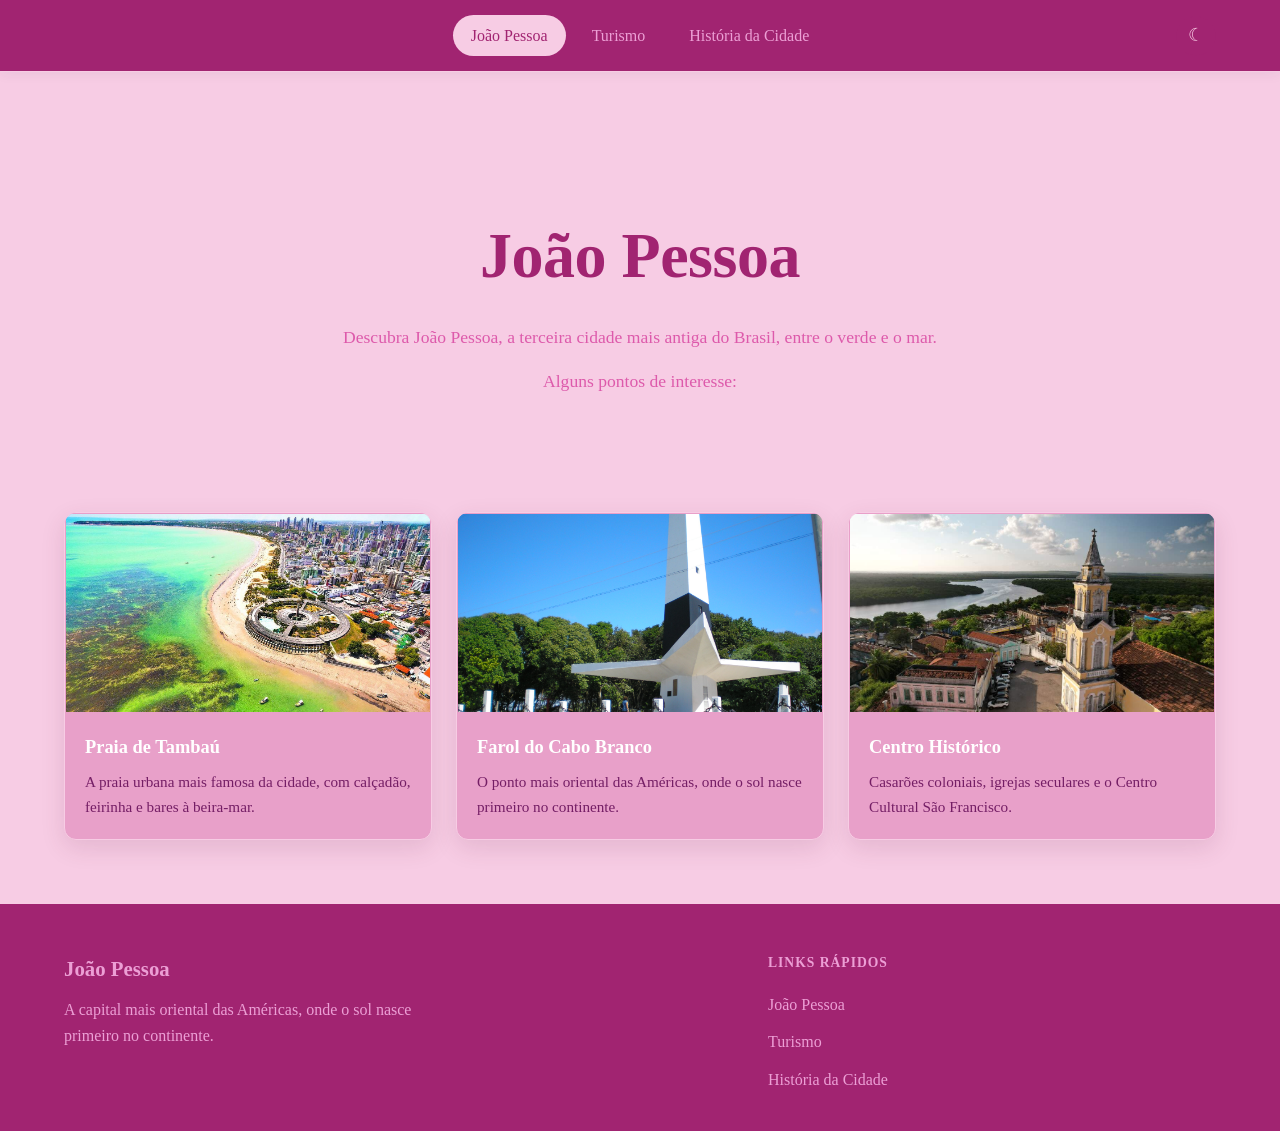
<file: index.html>
<!doctype html>

<html lang="pt-BR">

<head>

  <meta charset="UTF-8">

  <meta name="viewport" content="width=device-width, initial-scale=1.0">

  <title>João Pessoa</title>

  <link rel="stylesheet" href="style.css">

</head>

<body>

<div class="app-shell">

  <header class="header">

    <div class="header__container">

      <nav class="header__nav">

          <a href="index.html" class="header__link header__link--active" aria-current="page">João Pessoa</a>

          <a href="turismo.html" class="header__link">Turismo</a>

          <a href="historia.html" class="header__link">História da Cidade</a>

      </nav>

      <button id="theme-toggle" type="button">

            <span class="icon-sun">☀</span>

            <span class="icon-moon">☾</span>

      </button>

    </div>

  </header>

  <main class="app-content">

    <section class="page">

      <div class="page__hero">

        <h1 class="page__title">João Pessoa</h1>

        <p class="page__subtitle">Descubra João Pessoa, a terceira cidade mais antiga do Brasil, entre o verde e o mar.</p>
        <p class="page__subtitle">Alguns pontos de interesse:</p>

      </div>

      <div class="card-grid">

        <article class="card">

          <img class="card__img" src="imagens/hotel-tambau.jpg" alt="Orla urbana de João Pessoa na Praia de Tambaú" loading="lazy">

          <div class="card__body">

            <h2 class="card__title">Praia de Tambaú</h2>
            <p class="card__text">A praia urbana mais famosa da cidade, com calçadão, feirinha e bares à beira-mar.</p>

          </div>

        </article>

        <article class="card">

          <img class="card__img" src="imagens/Joao_Pessoa_Paraiba_Farol_do_Cabo_Branco2.jpg" alt="Farol na Ponta do Seixas, ponto mais oriental das Américas" loading="lazy">

          <div class="card__body">

            <h2 class="card__title">Farol do Cabo Branco</h2>
            <P class="card__text">O ponto mais oriental das Américas, onde o sol nasce primeiro no continente.</P>

          </div>

        </article>

        <article class="card">

          <img class="card__img" src="imagens/centro-historico-de-joao-pessoa.jpg" alt="Arquitetura colonial do centro histórico de João Pessoa" loading="lazy">

          <div class="card__body">

            <h2 class="card__title">Centro Histórico</h2>
            <p class="card__text">Casarões coloniais, igrejas seculares e o Centro Cultural São Francisco.</p>

          </div>

        </article>

      </div>

    </section>

  </main>

  <footer class="footer">

    <div class="footer__container">

      <div class="footer__section">

        <h3 class="footer__title">João Pessoa</h3>

        <p class="footer__text">A capital mais oriental das Américas, onde o sol nasce primeiro no continente.</p>

      </div>

      <nav class="footer__nav" aria-label="Navegação secundária">

        <h4 class="footer__subtitle">Links rápidos</h4>

        <a href="index.html" class="footer__link">João Pessoa</a>

        <a href="turismo.html" class="footer__link">Turismo</a>

        <a href="historia.html" class="footer__link">História da Cidade</a>

      </nav>

    </div>

  </footer>

</div>

<script src="script.js"></script>

</body>

</html>
</file>
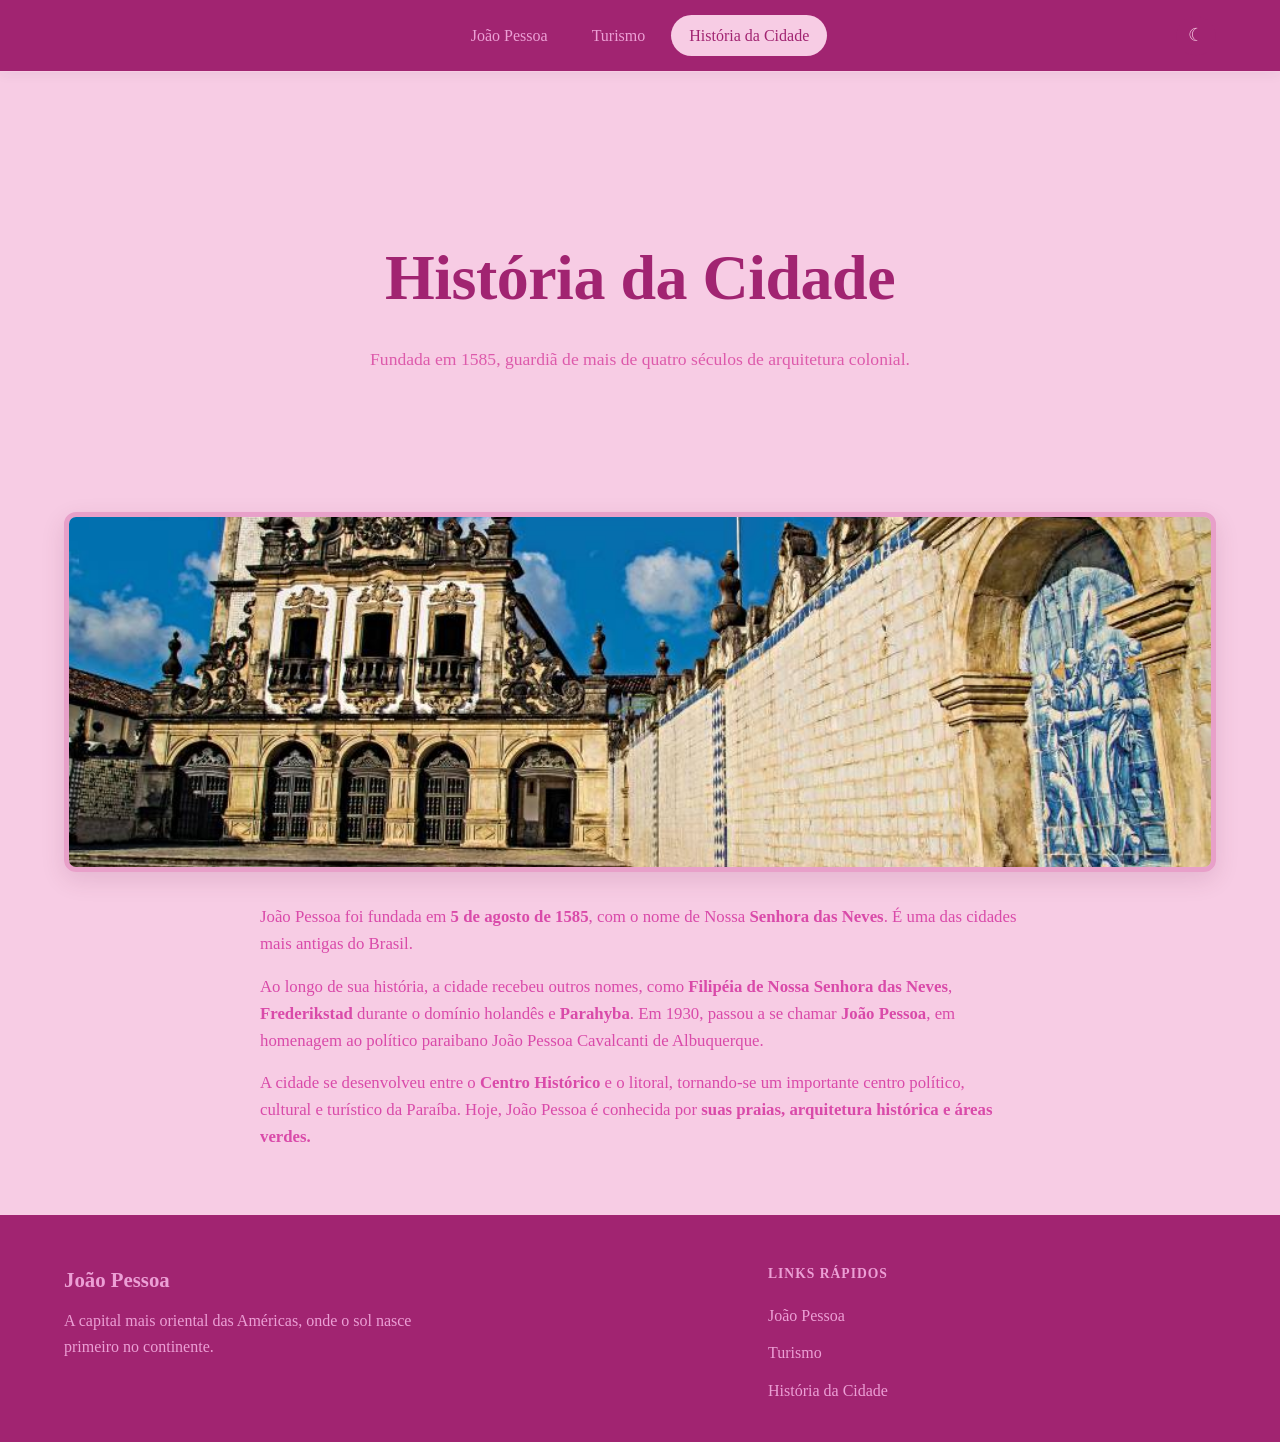
<file: historia.html>
<!doctype html>
<html lang="pt-BR">
<head>
  <meta charset="UTF-8">
  <meta name="viewport" content="width=device-width, initial-scale=1.0">
  <title>História da Cidade | João Pessoa</title>
  <link rel="stylesheet" href="style.css">
</head>
<body>
<div class="app-shell">
  <header class="header">
    <div class="header__container">
      <nav class="header__nav">
          <a href="index.html" class="header__link">João Pessoa</a>
          <a href="turismo.html" class="header__link">Turismo</a>
          <a href="historia.html" class="header__link header__link--active" aria-current="page">História da Cidade</a>
      </nav>
      <button id="theme-toggle" type="button">
            <span class="icon-sun">☀</span>
            <span class="icon-moon">☾</span>
      </button>
    </div>
  </header>

  <main class="app-content">
    <section class="page">
      <div class="page__hero">
        <h1 class="page__title">História da Cidade</h1>
        <p class="page__subtitle">Fundada em 1585, guardiã de mais de quatro séculos de arquitetura colonial.</p>
      </div>
      <div class="historia">
        <img class="historia__img" src="imagens/igreja-sao-francisco.jpg" alt="Igreja de São Francisco, marco do barroco em João Pessoa" loading="lazy">
        <div class="historia__texto">
          <p>João Pessoa foi fundada em <b>5 de agosto de 1585</b>, com o nome de Nossa <b>Senhora das Neves</b>. É uma das cidades mais antigas do Brasil.</p>
          <p>Ao longo de sua história, a cidade recebeu outros nomes, como <b>Filipéia de Nossa Senhora das Neves</b>, <b>Frederikstad</b> durante o domínio holandês e <b>Parahyba</b>. Em 1930, passou a se chamar <b>João Pessoa</b>, em homenagem ao político paraibano João Pessoa Cavalcanti de Albuquerque.</p>
          <p>A cidade se desenvolveu entre o <b>Centro Histórico</b> e o litoral, tornando-se um importante centro político, cultural e turístico da Paraíba. Hoje, João Pessoa é conhecida por <b>suas praias, arquitetura histórica e áreas verdes.</b></p>
        </div>
      </div>
    </section>  
  </main>

  <footer class="footer">
    <div class="footer__container">
      <div class="footer__section">
        <h3 class="footer__title">João Pessoa</h3>
        <p class="footer__text">A capital mais oriental das Américas, onde o sol nasce primeiro no continente.</p>
      </div>
      <nav class="footer__nav" aria-label="Navegação secundária">
        <h4 class="footer__subtitle">Links rápidos</h4>
        <a href="index.html" class="footer__link">João Pessoa</a>
        <a href="turismo.html" class="footer__link">Turismo</a>
        <a href="historia.html" class="footer__link">História da Cidade</a>
      </nav>
    </div>
    
  </footer>
</div>
<script src="script.js"></script>
</body>
</html>
</file>
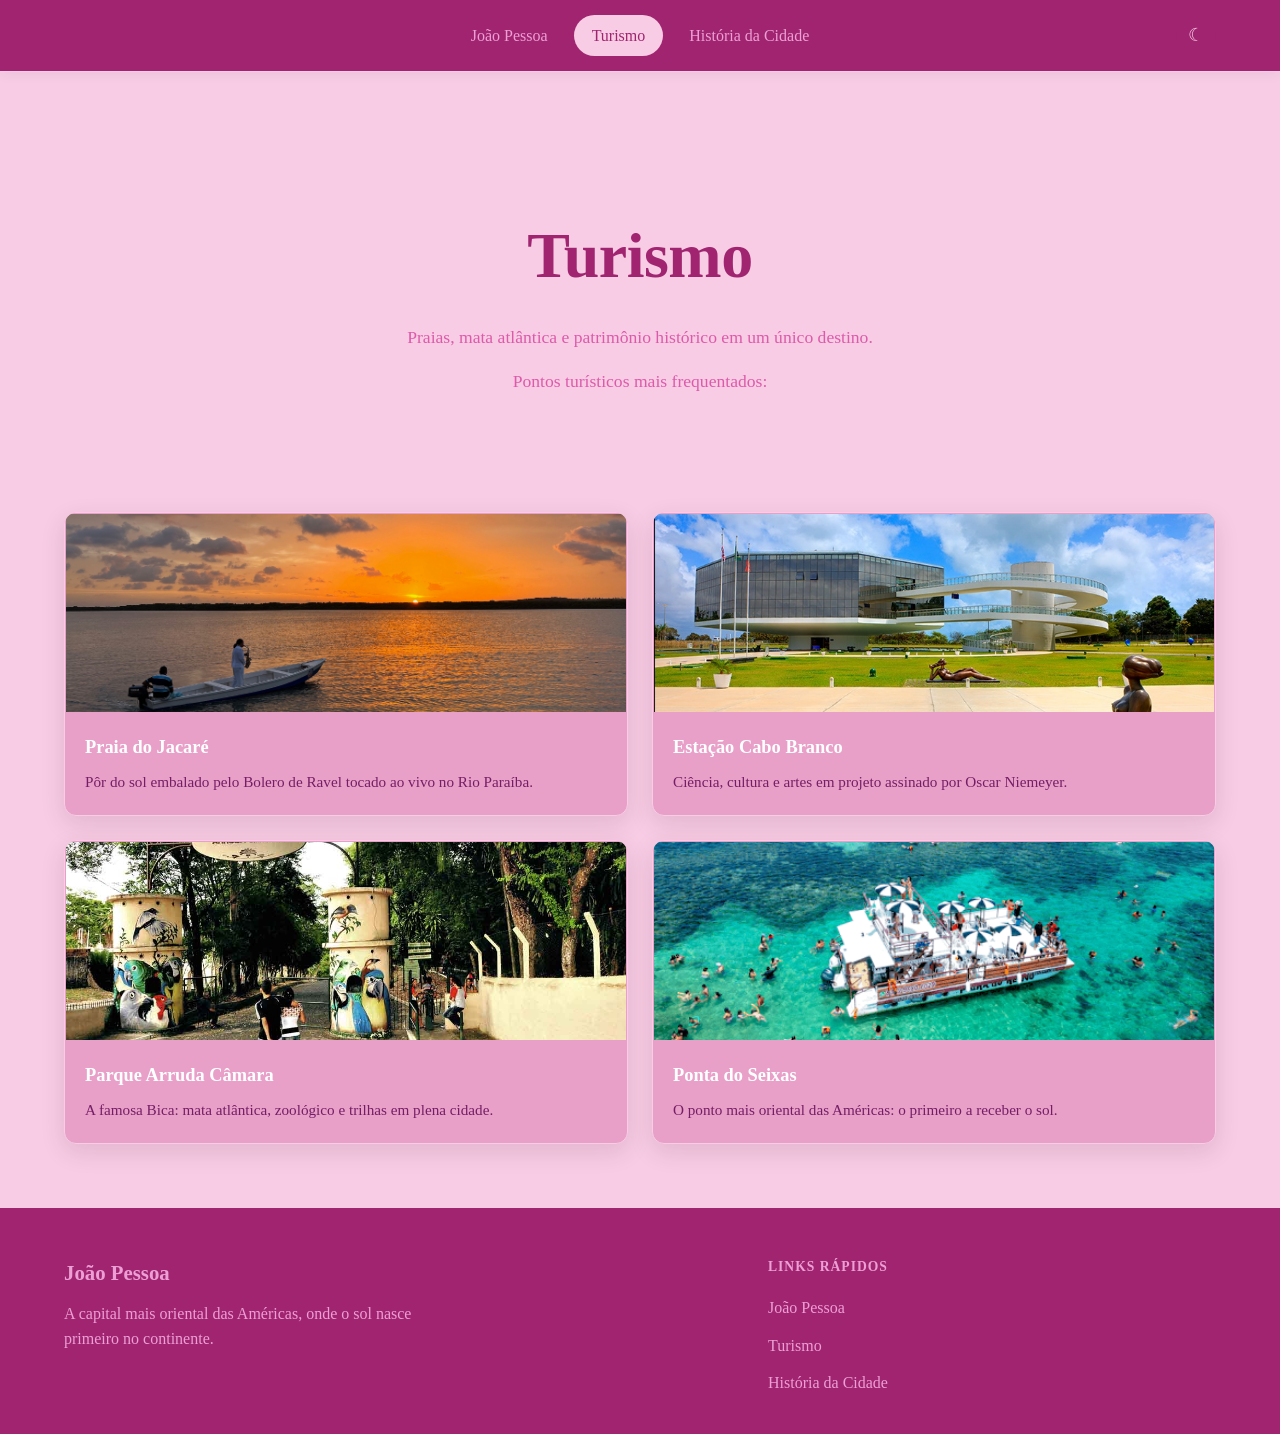
<file: turismo.html>
<!doctype html>
<html lang="pt-BR">
<head>
  <meta charset="UTF-8">
  <meta name="viewport" content="width=device-width, initial-scale=1.0">
  <title>Turismo | João Pessoa</title>
  <link rel="stylesheet" href="style.css">
</head>
<body>
<div class="app-shell">
  <header class="header">
    <div class="header__container">
      <nav class="header__nav">
          <a href="index.html" class="header__link">João Pessoa</a>
          <a href="turismo.html" class="header__link header__link--active" aria-current="page">Turismo</a>
          <a href="historia.html" class="header__link">História da Cidade</a>
      </nav>
      <button id="theme-toggle" type="button">
            <span class="icon-sun">☀</span>
            <span class="icon-moon">☾</span>
      </button>
    </div>
  </header>

  <main class="app-content">
    <section class="page">
      <div class="page__hero">
        <h1 class="page__title">Turismo</h1>
        <p class="page__subtitle">Praias, mata atlântica e patrimônio histórico em um único destino.</p>
        <p class="page__subtitle">Pontos turísticos mais frequentados:</p>
      </div>
      <div class="card-grid card-grid--pares">
        <article class="card">
          <img class="card__img" src="imagens/por-do-sol-na-praia-do-jacare.jpg" alt="Pôr do sol na Praia do Jacaré" loading="lazy">
          <div class="card__body">
            <h2 class="card__title">Praia do Jacaré</h2>
          <p class="card__text">Pôr do sol embalado pelo Bolero de Ravel tocado ao vivo no Rio Paraíba.</p>
          </div>
        </article>
        <article class="card">
          <img class="card__img" src="imagens/estacao-cabo-branco.jpg" alt="Estação Cabo Branco Ciência, Cultura e Artes" loading="lazy">
          <div class="card__body">
            <h2 class="card__title">Estação Cabo Branco</h2>
          <p class="card__text">Ciência, cultura e artes em projeto assinado por Oscar Niemeyer.</p>
          </div>
        </article>
        <article class="card">
          <img class="card__img" src="imagens/Parque-Arruda-Camara.jpg" alt="Área verde do Parque Arruda Câmara, a Bica" loading="lazy">
          <div class="card__body">
            <h2 class="card__title">Parque Arruda Câmara</h2>
          <p class="card__text">A famosa Bica: mata atlântica, zoológico e trilhas em plena cidade.</p>
          </div>
        </article>
        <article class="card">
          <img class="card__img" src="imagens/Praia-e-piscinas-naturais-dos-Seixas.png" alt="Falésias da Ponta do Seixas" loading="lazy">
          <div class="card__body">
            <h2 class="card__title">Ponta do Seixas</h2>
          <p class="card__text">O ponto mais oriental das Américas: o primeiro a receber o sol.</p>
          </div>
        </article>
      </div>
    </section>
  </main>

  <footer class="footer">
    <div class="footer__container">
      <div class="footer__section">
        <h3 class="footer__title">João Pessoa</h3>
        <p class="footer__text">A capital mais oriental das Américas, onde o sol nasce primeiro no continente.</p>
      </div>
      <nav class="footer__nav" aria-label="Navegação secundária">
        <h4 class="footer__subtitle">Links rápidos</h4>
        <a href="index.html" class="footer__link">João Pessoa</a>
        <a href="turismo.html" class="footer__link">Turismo</a>
        <a href="historia.html" class="footer__link">História da Cidade</a>
      </nav>
    </div>
  </footer>
</div>
<script src="script.js"></script>
</body>
</html>
</file>
<file: style.css>
:root {
  --rosa-profundo: #741e65;
  --rosa-primario: #b800a0;
  --rosa-medio: #dd5aab;
  --rosa-suave: #d94aa9;
  --rosa-card: #e8a0c9;
  --rosa-claro: #f0c0ec;
  --rosa-nevoa: #fbeef5;
  --rosa-footer: #a12471;
  --branco  : #ffffff;

  --rosa-claro: #f7cce4;
  --rosa-texto: #5b334c;

  --header-altura: 72px;
  --largura-max: 1200px;
  --raio: 12px;
  --sombra: 0 8px 24px rgba(94, 20, 61, 0.12);

  --bg-page: var(--rosa-claro);
  --bg-surface: var(--rosa-suave);
  --bg-hover: var(--rosa-nevoa);
  --texto-corpo: var(--rosa-texto);
  --texto-titulo: var(--rosa-footer);
  --texto-subtitulo: var(--rosa-medio);
  --borda-sutil: var(--rosa-claro);

  --footer-bg: var(--rosa-footer);
  --footer-texto: #ec9fd5;
  --footer-texto-fraco: #ec9fd5;
  
}



* {
  margin: 0;
  padding: 0;
  box-sizing: border-box;
}
html[data-theme="dark"] {
  --rosa-claro:#af8cac ;
  --rosa-texto:#492a3d;
  --rosa-footer:#751b52;
  --rosa-card: #ca8aaf;
  --branco  : #d1d0d0;
;
}

body {
  font-family: 'Segoe UI';
  background-color: var(--bg-page);
  color: var(--texto-corpo);
  line-height: 1.6;
  transition: background-color 0.25s ease, color 0.25s ease;
  
}

.app-shell {
  display: flex;
  flex-direction: column;
  min-height: 100vh;
}

.app-content {
  flex: 1;
  padding-top: var(--header-altura);
}

.header {
  position: fixed;
  top: 0;
  left: 0;
  width: 100%;
  height: var(--header-altura);
  background-color: var(--rosa-footer);
  border-bottom: 1px solid var(--borda-sutil);
  box-shadow: 0 2px 12px rgba(20, 55, 94, 0.06);
  z-index: 1000;
  transition: background-color 0.25s ease, border-color 0.25s ease;
}

.header__container {
  max-width: var(--largura-max);
  height: 100%;
  margin: 0 auto;
  padding: 0 24px;
  display: grid;
  grid-template-columns: 1fr auto 1fr;
  align-items: center;
  gap: 16px;
}

.header__nav {
  grid-column: 2;
  display: flex;
  justify-content: center;
  gap: 8px;
  flex-wrap: wrap;
}

.header__link {
  padding: 8px 18px;
  border-radius: 999px;
  text-decoration: none;
  font-weight: 500;
  color: var(--footer-texto);
  transition: background-color 0.2s ease, color 0.2s ease;
}

.header__link:hover {
  background-color: var(--bg-hover);
  color: var(--footer-bg);
}

.header__link--active {
  background-color: var(--rosa-claro);
  color: var(--footer-bg);
}


#theme-toggle {
  grid-column: 3;
  justify-self: end;
  flex-shrink: 0;
  width: 40px;
  height: 40px;
  display: flex;
  align-items: center;
  justify-content: center;
  border-radius: 50%;
  border: 1px solid var(--rosa-footer);
  background-color: var(--rosa-footer);
  color: var(--rosa-claro);
  font-size: 1.1rem;
  line-height: 1;
  cursor: pointer;
  transition: background-color 0.2s ease, border-color 0.2s ease, transform 0.2s ease, color 0.2s ease;
}

#theme-toggle:hover {
  background-color: var(--rosa-claro);
  color:var(--rosa-footer);
  border-color: var(--rosa-footer);
  transform: scale(1.08);
}

.page {
  max-width: var(--largura-max);
  margin: 0 auto;
  padding: 48px 24px 64px;
}

.page__hero {
  display: flex;
  flex-direction: column;
  align-items: center;
  justify-content: center;
  text-align: center;
  min-height: 40vh;
  gap: 16px;
}

.page__title {
  font-size: clamp(2.5rem, 6vw, 4rem);
  font-weight: 800;
  color: var(--texto-titulo);
  letter-spacing: -0.5px;
}

.page__subtitle {
  max-width: 620px;
  font-size: 1.1rem;
  color: var(--texto-subtitulo);
}

.card-grid {
  display: grid;
  grid-template-columns: repeat(auto-fill, minmax(280px, 1fr));
  justify-content: center;
  gap: 24px;
  margin-top: 32px;
}

.card-grid--pares {
  grid-template-columns: repeat(2, minmax(260px, 1fr));
}

@media (max-width: 640px) {
  .card-grid--pares {
    grid-template-columns: 1fr;
  }
}

.card {
  background: var(--rosa-card);
  border: 1px solid var(--borda-sutil);
  border-radius: var(--raio);
  overflow: hidden;
  box-shadow: var(--sombra);
  transition: transform 0.25s ease, background-color 0.25s ease, border-color 0.25s ease;
  color: var(--branco);
}

.card:hover {
  transform: translateY(-6px);
  color: var(--branco);
}

.card__img {
  width: 100%;
  height: 200px;
  object-fit: cover;
  object-position: center;
  display: block;
  border: 1px solid var(--rosa-card);
  background-color: transparent;
}

.card__body {
  padding: 20px;
}

.card__title {
  color: var(--branco);
  font-size: 1.15rem;
  margin-bottom: 8px;
}

.card__text {
  color: var(--rosa-profundo);
  font-size: 0.95rem;
}

.historia {
  margin-top: 32px;
  display: grid;
  gap: 32px;
}

.historia__img {
  width: 100%;
  height: 360px;
  object-fit: cover;
  object-position: center;
  border: 5px solid var(--rosa-card);
  border-radius: var(--raio);
  box-shadow: var(--sombra);
}

.historia__texto {
  display: grid;
  gap: 16px;
  max-width: 760px;
  margin: 0 auto;
  font-size: 1.05rem;
  color: var(--rosa-suave);
}

.footer {
  background-color: var(--footer-bg);
  color: var(--branco);
  margin-top: auto;
  transition: background-color 0.25s ease;
}

.footer__container {
  max-width: var(--largura-max);
  margin: 0 auto;
  padding: 48px 24px 32px;
  display: grid;
  grid-template-columns: 1.5fr 1fr;
  gap: 32px;
}

.footer__title {
  font-size: 1.3rem;
  margin-bottom: 12px;
  color: var(--footer-texto);
}

.footer__text {
  color: var(--footer-texto);
  max-width: 380px;
}

.footer__subtitle {
  margin-bottom: 12px;
  color: var(--footer-texto-fraco);
  text-transform: uppercase;
  font-size: 0.85rem;
  letter-spacing: 1px;
}

.footer__link {
  display: block;
  color: var(--footer-texto);
  text-decoration: none;
  padding: 6px 0;
  transition: color 0.2s ease;
}

.footer__link:hover {
  color: var(--branco);
}


@media (max-width: 640px) {
  .header__container {
    grid-template-columns: 1fr;
    justify-items: center;
    gap: 8px;
    padding: 8px 16px;
  }

  .theme-toggle {
    grid-column: 1;
    justify-self: center;
  }

  .header {
    height: auto;
    position: static;
  }

  .app-content {
    padding-top: 0;
  }

  .footer__container {
    grid-template-columns: 1fr;
  }
}


.card, .card__img { color: inherit; }
.header__link, .footer__link { cursor: pointer; }
</file>
